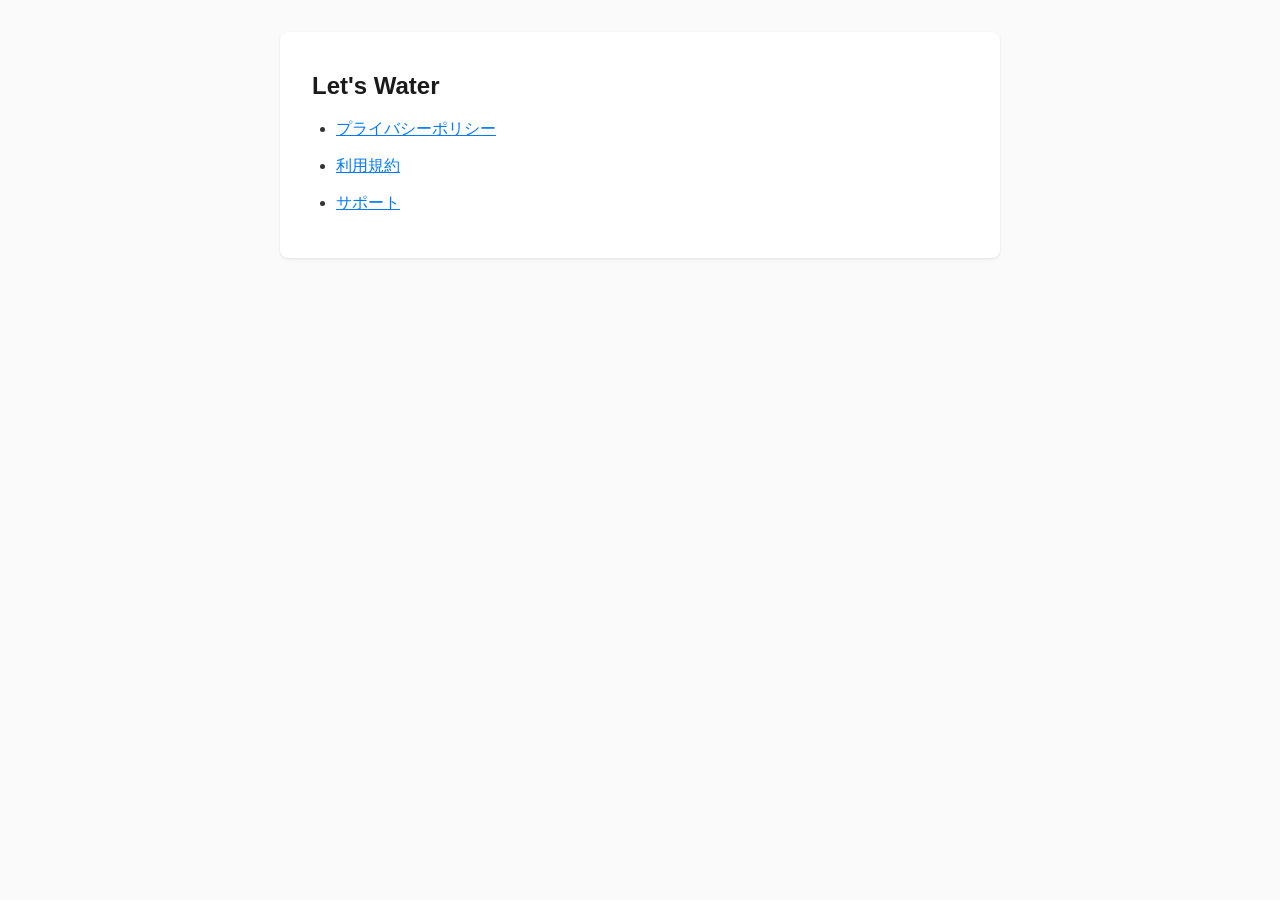
<file: index.html>
<!DOCTYPE html>
<html lang="ja">
<head>
  <meta charset="UTF-8">
  <meta name="viewport" content="width=device-width, initial-scale=1.0">
  <title>Let's Water - Legal</title>
  <link rel="stylesheet" href="style.css">
</head>
<body>
  <div class="container">
    <h1>Let's Water</h1>
    <ul>
      <li><a href="privacy-policy.html">プライバシーポリシー</a></li>
      <li><a href="terms-of-service.html">利用規約</a></li>
      <li><a href="support.html">サポート</a></li>
    </ul>
  </div>
</body>
</html>
</file>
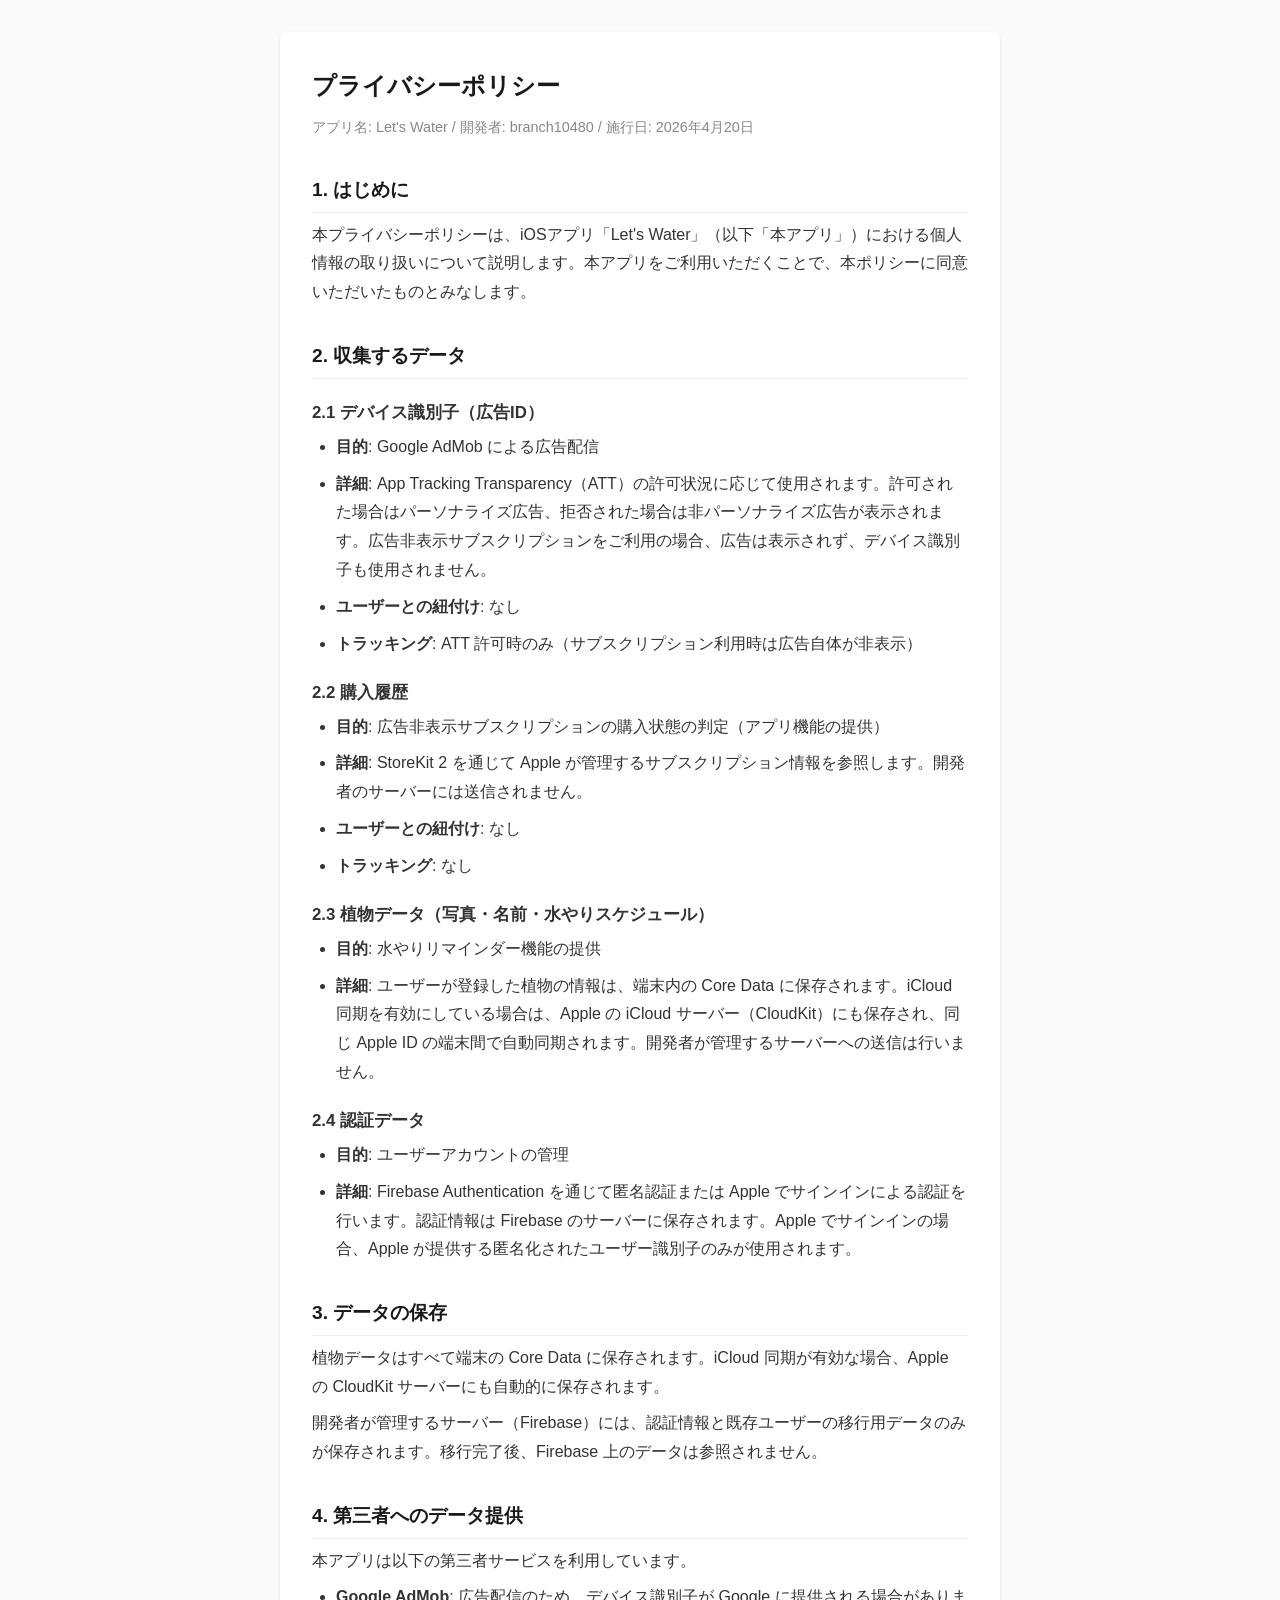
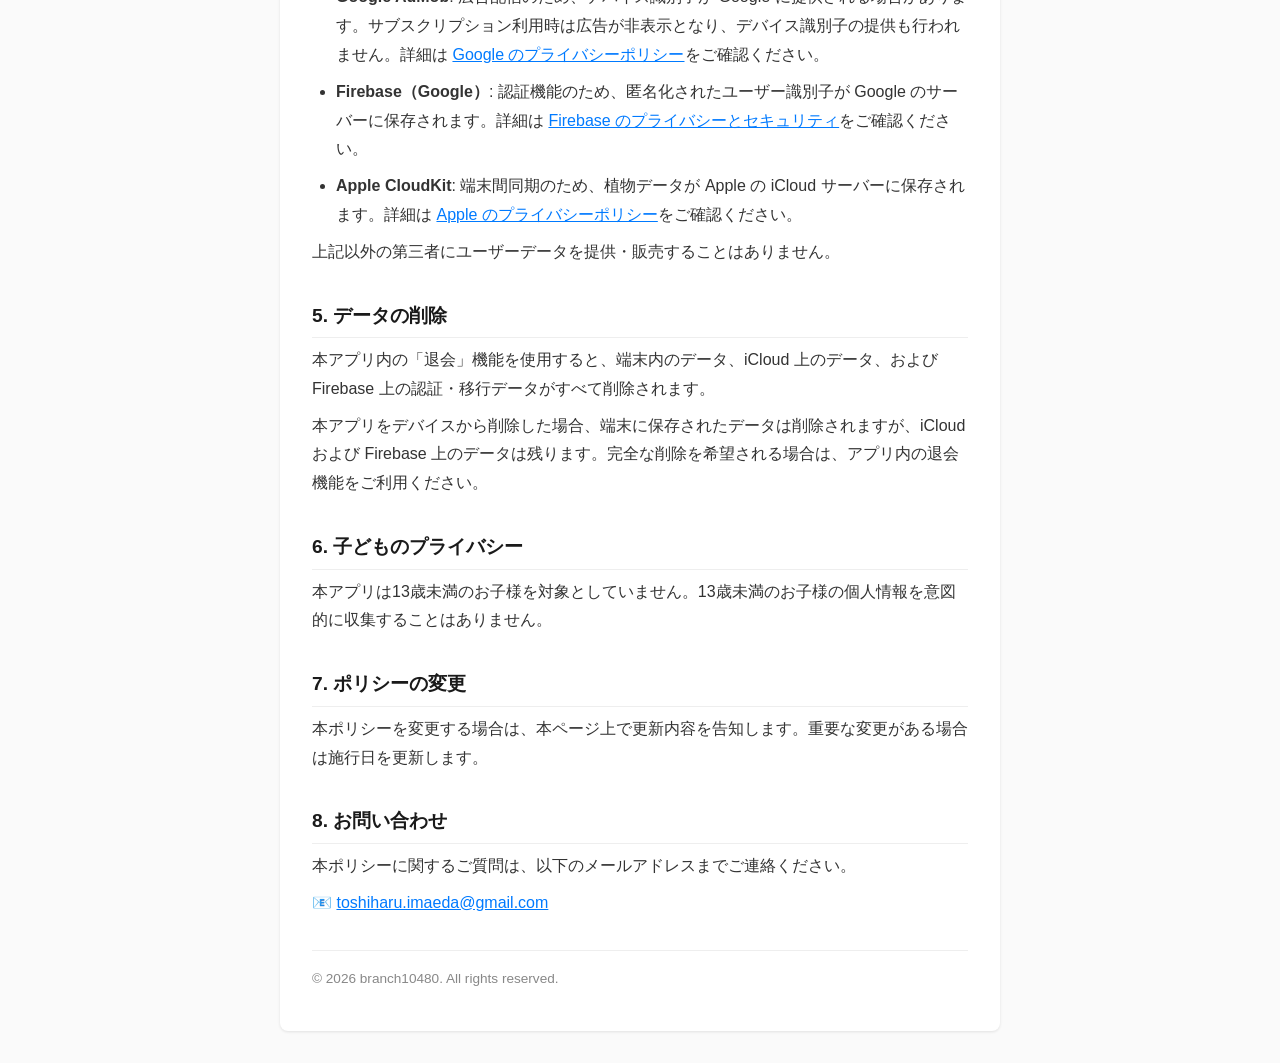
<file: privacy-policy.html>
<!DOCTYPE html>
<html lang="ja">
<head>
  <meta charset="UTF-8">
  <meta name="viewport" content="width=device-width, initial-scale=1.0">
  <title>プライバシーポリシー - Let's Water</title>
  <link rel="stylesheet" href="style.css">
</head>
<body>
  <div class="container">
    <h1>プライバシーポリシー</h1>
    <p class="meta">アプリ名: Let's Water / 開発者: branch10480 / 施行日: 2026年4月20日</p>

    <h2>1. はじめに</h2>
    <p>本プライバシーポリシーは、iOSアプリ「Let's Water」（以下「本アプリ」）における個人情報の取り扱いについて説明します。本アプリをご利用いただくことで、本ポリシーに同意いただいたものとみなします。</p>

    <h2>2. 収集するデータ</h2>

    <h3>2.1 デバイス識別子（広告ID）</h3>
    <ul>
      <li><strong>目的</strong>: Google AdMob による広告配信</li>
      <li><strong>詳細</strong>: App Tracking Transparency（ATT）の許可状況に応じて使用されます。許可された場合はパーソナライズ広告、拒否された場合は非パーソナライズ広告が表示されます。広告非表示サブスクリプションをご利用の場合、広告は表示されず、デバイス識別子も使用されません。</li>
      <li><strong>ユーザーとの紐付け</strong>: なし</li>
      <li><strong>トラッキング</strong>: ATT 許可時のみ（サブスクリプション利用時は広告自体が非表示）</li>
    </ul>

    <h3>2.2 購入履歴</h3>
    <ul>
      <li><strong>目的</strong>: 広告非表示サブスクリプションの購入状態の判定（アプリ機能の提供）</li>
      <li><strong>詳細</strong>: StoreKit 2 を通じて Apple が管理するサブスクリプション情報を参照します。開発者のサーバーには送信されません。</li>
      <li><strong>ユーザーとの紐付け</strong>: なし</li>
      <li><strong>トラッキング</strong>: なし</li>
    </ul>

    <h3>2.3 植物データ（写真・名前・水やりスケジュール）</h3>
    <ul>
      <li><strong>目的</strong>: 水やりリマインダー機能の提供</li>
      <li><strong>詳細</strong>: ユーザーが登録した植物の情報は、端末内の Core Data に保存されます。iCloud 同期を有効にしている場合は、Apple の iCloud サーバー（CloudKit）にも保存され、同じ Apple ID の端末間で自動同期されます。開発者が管理するサーバーへの送信は行いません。</li>
    </ul>

    <h3>2.4 認証データ</h3>
    <ul>
      <li><strong>目的</strong>: ユーザーアカウントの管理</li>
      <li><strong>詳細</strong>: Firebase Authentication を通じて匿名認証または Apple でサインインによる認証を行います。認証情報は Firebase のサーバーに保存されます。Apple でサインインの場合、Apple が提供する匿名化されたユーザー識別子のみが使用されます。</li>
    </ul>

    <h2>3. データの保存</h2>
    <p>植物データはすべて端末の Core Data に保存されます。iCloud 同期が有効な場合、Apple の CloudKit サーバーにも自動的に保存されます。</p>
    <p>開発者が管理するサーバー（Firebase）には、認証情報と既存ユーザーの移行用データのみが保存されます。移行完了後、Firebase 上のデータは参照されません。</p>

    <h2>4. 第三者へのデータ提供</h2>
    <p>本アプリは以下の第三者サービスを利用しています。</p>
    <ul>
      <li><strong>Google AdMob</strong>: 広告配信のため、デバイス識別子が Google に提供される場合があります。サブスクリプション利用時は広告が非表示となり、デバイス識別子の提供も行われません。詳細は <a href="https://policies.google.com/privacy" target="_blank" rel="noopener">Google のプライバシーポリシー</a>をご確認ください。</li>
      <li><strong>Firebase（Google）</strong>: 認証機能のため、匿名化されたユーザー識別子が Google のサーバーに保存されます。詳細は <a href="https://firebase.google.com/support/privacy" target="_blank" rel="noopener">Firebase のプライバシーとセキュリティ</a>をご確認ください。</li>
      <li><strong>Apple CloudKit</strong>: 端末間同期のため、植物データが Apple の iCloud サーバーに保存されます。詳細は <a href="https://www.apple.com/legal/privacy/" target="_blank" rel="noopener">Apple のプライバシーポリシー</a>をご確認ください。</li>
    </ul>
    <p>上記以外の第三者にユーザーデータを提供・販売することはありません。</p>

    <h2>5. データの削除</h2>
    <p>本アプリ内の「退会」機能を使用すると、端末内のデータ、iCloud 上のデータ、および Firebase 上の認証・移行データがすべて削除されます。</p>
    <p>本アプリをデバイスから削除した場合、端末に保存されたデータは削除されますが、iCloud および Firebase 上のデータは残ります。完全な削除を希望される場合は、アプリ内の退会機能をご利用ください。</p>

    <h2>6. 子どものプライバシー</h2>
    <p>本アプリは13歳未満のお子様を対象としていません。13歳未満のお子様の個人情報を意図的に収集することはありません。</p>

    <h2>7. ポリシーの変更</h2>
    <p>本ポリシーを変更する場合は、本ページ上で更新内容を告知します。重要な変更がある場合は施行日を更新します。</p>

    <h2>8. お問い合わせ</h2>
    <p>本ポリシーに関するご質問は、以下のメールアドレスまでご連絡ください。</p>
    <p>📧 <a href="mailto:toshiharu.imaeda@gmail.com">toshiharu.imaeda@gmail.com</a></p>

    <footer>
      <p>&copy; 2026 branch10480. All rights reserved.</p>
    </footer>
  </div>
</body>
</html>
</file>
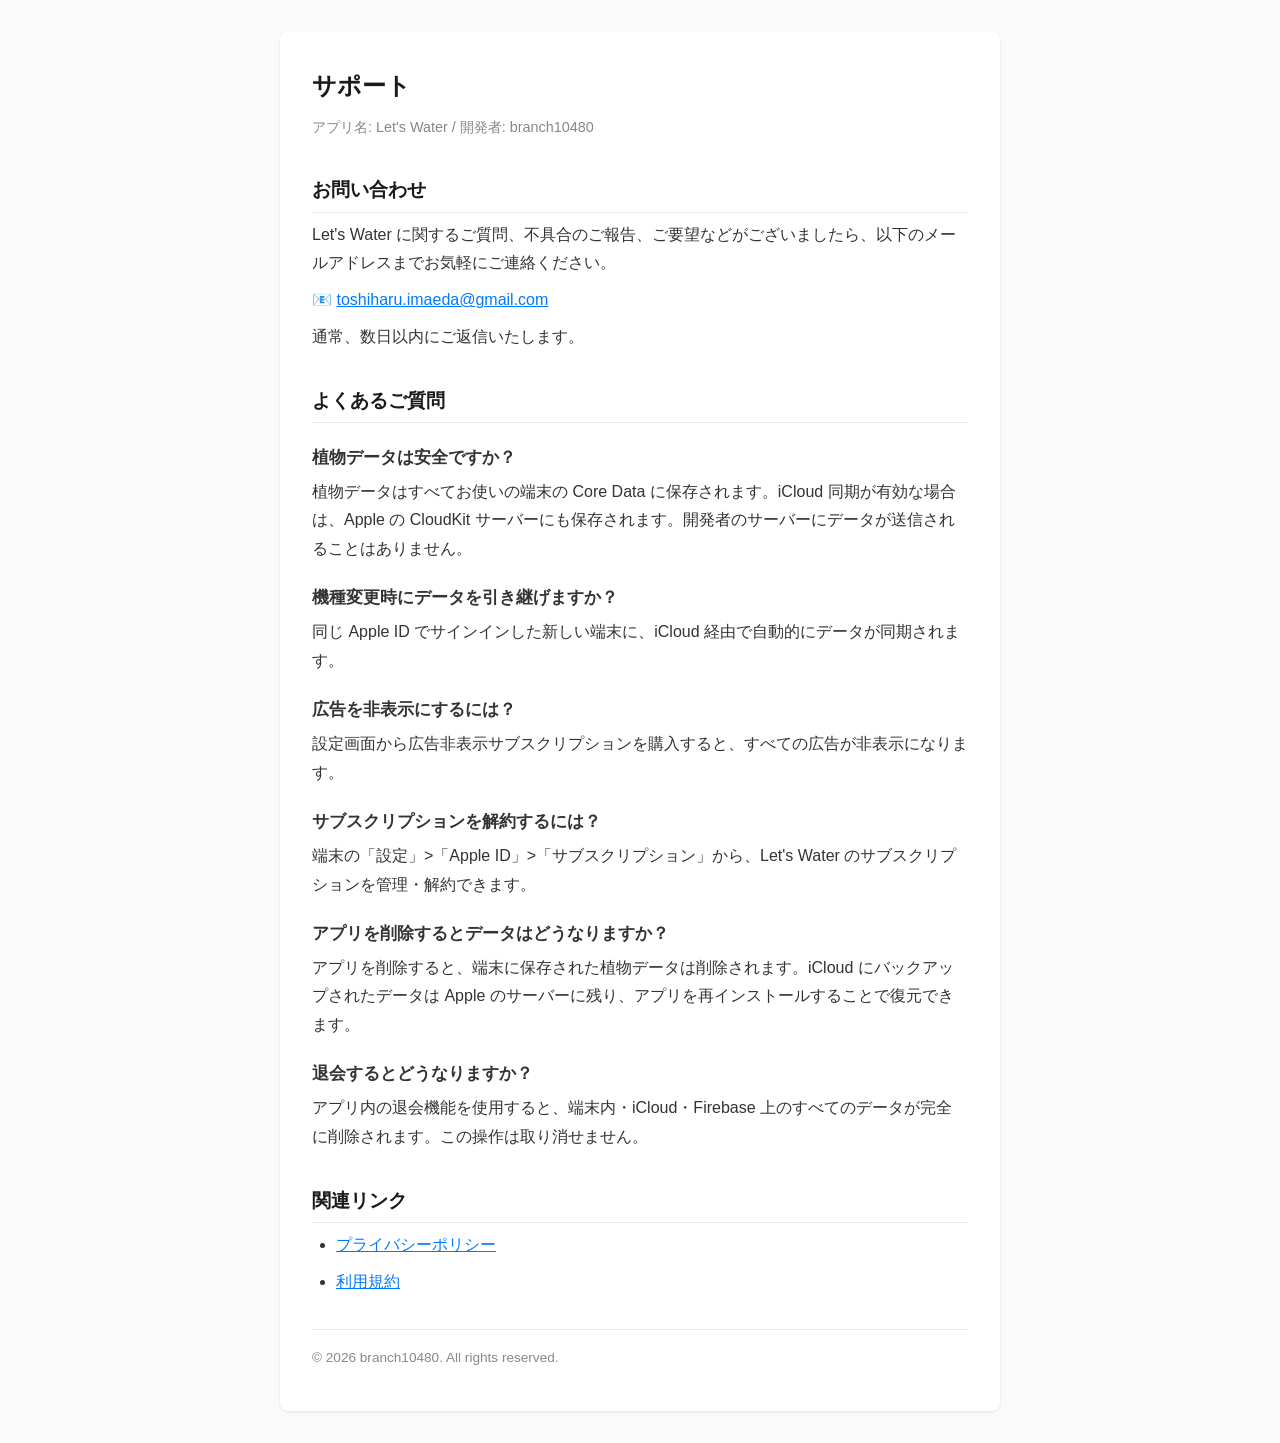
<file: support.html>
<!DOCTYPE html>
<html lang="ja">
<head>
  <meta charset="UTF-8">
  <meta name="viewport" content="width=device-width, initial-scale=1.0">
  <title>サポート - Let's Water</title>
  <link rel="stylesheet" href="style.css">
</head>
<body>
  <div class="container">
    <h1>サポート</h1>
    <p class="meta">アプリ名: Let's Water / 開発者: branch10480</p>

    <h2>お問い合わせ</h2>
    <p>Let's Water に関するご質問、不具合のご報告、ご要望などがございましたら、以下のメールアドレスまでお気軽にご連絡ください。</p>
    <p>📧 <a href="mailto:toshiharu.imaeda@gmail.com">toshiharu.imaeda@gmail.com</a></p>
    <p>通常、数日以内にご返信いたします。</p>

    <h2>よくあるご質問</h2>

    <h3>植物データは安全ですか？</h3>
    <p>植物データはすべてお使いの端末の Core Data に保存されます。iCloud 同期が有効な場合は、Apple の CloudKit サーバーにも保存されます。開発者のサーバーにデータが送信されることはありません。</p>

    <h3>機種変更時にデータを引き継げますか？</h3>
    <p>同じ Apple ID でサインインした新しい端末に、iCloud 経由で自動的にデータが同期されます。</p>

    <h3>広告を非表示にするには？</h3>
    <p>設定画面から広告非表示サブスクリプションを購入すると、すべての広告が非表示になります。</p>

    <h3>サブスクリプションを解約するには？</h3>
    <p>端末の「設定」>「Apple ID」>「サブスクリプション」から、Let's Water のサブスクリプションを管理・解約できます。</p>

    <h3>アプリを削除するとデータはどうなりますか？</h3>
    <p>アプリを削除すると、端末に保存された植物データは削除されます。iCloud にバックアップされたデータは Apple のサーバーに残り、アプリを再インストールすることで復元できます。</p>

    <h3>退会するとどうなりますか？</h3>
    <p>アプリ内の退会機能を使用すると、端末内・iCloud・Firebase 上のすべてのデータが完全に削除されます。この操作は取り消せません。</p>

    <h2>関連リンク</h2>
    <ul>
      <li><a href="privacy-policy.html">プライバシーポリシー</a></li>
      <li><a href="terms-of-service.html">利用規約</a></li>
    </ul>

    <footer>
      <p>&copy; 2026 branch10480. All rights reserved.</p>
    </footer>
  </div>
</body>
</html>
</file>
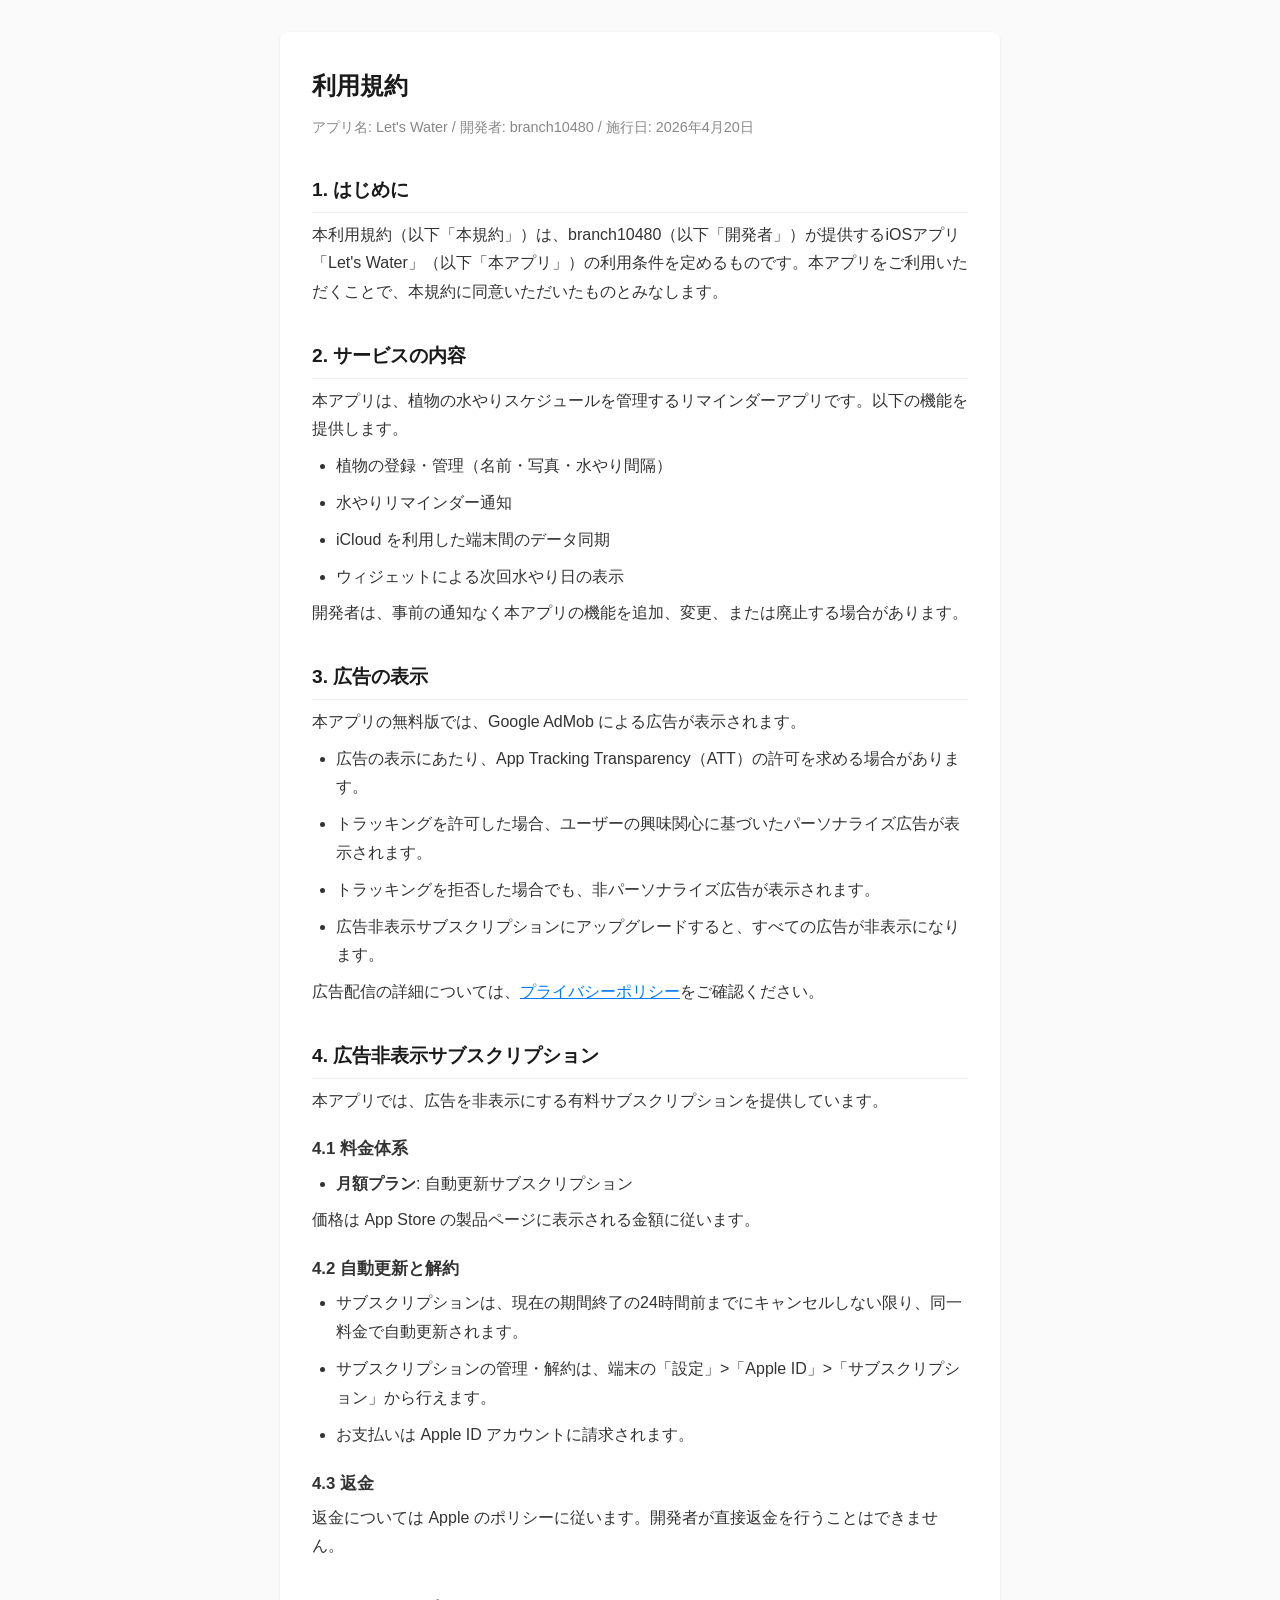
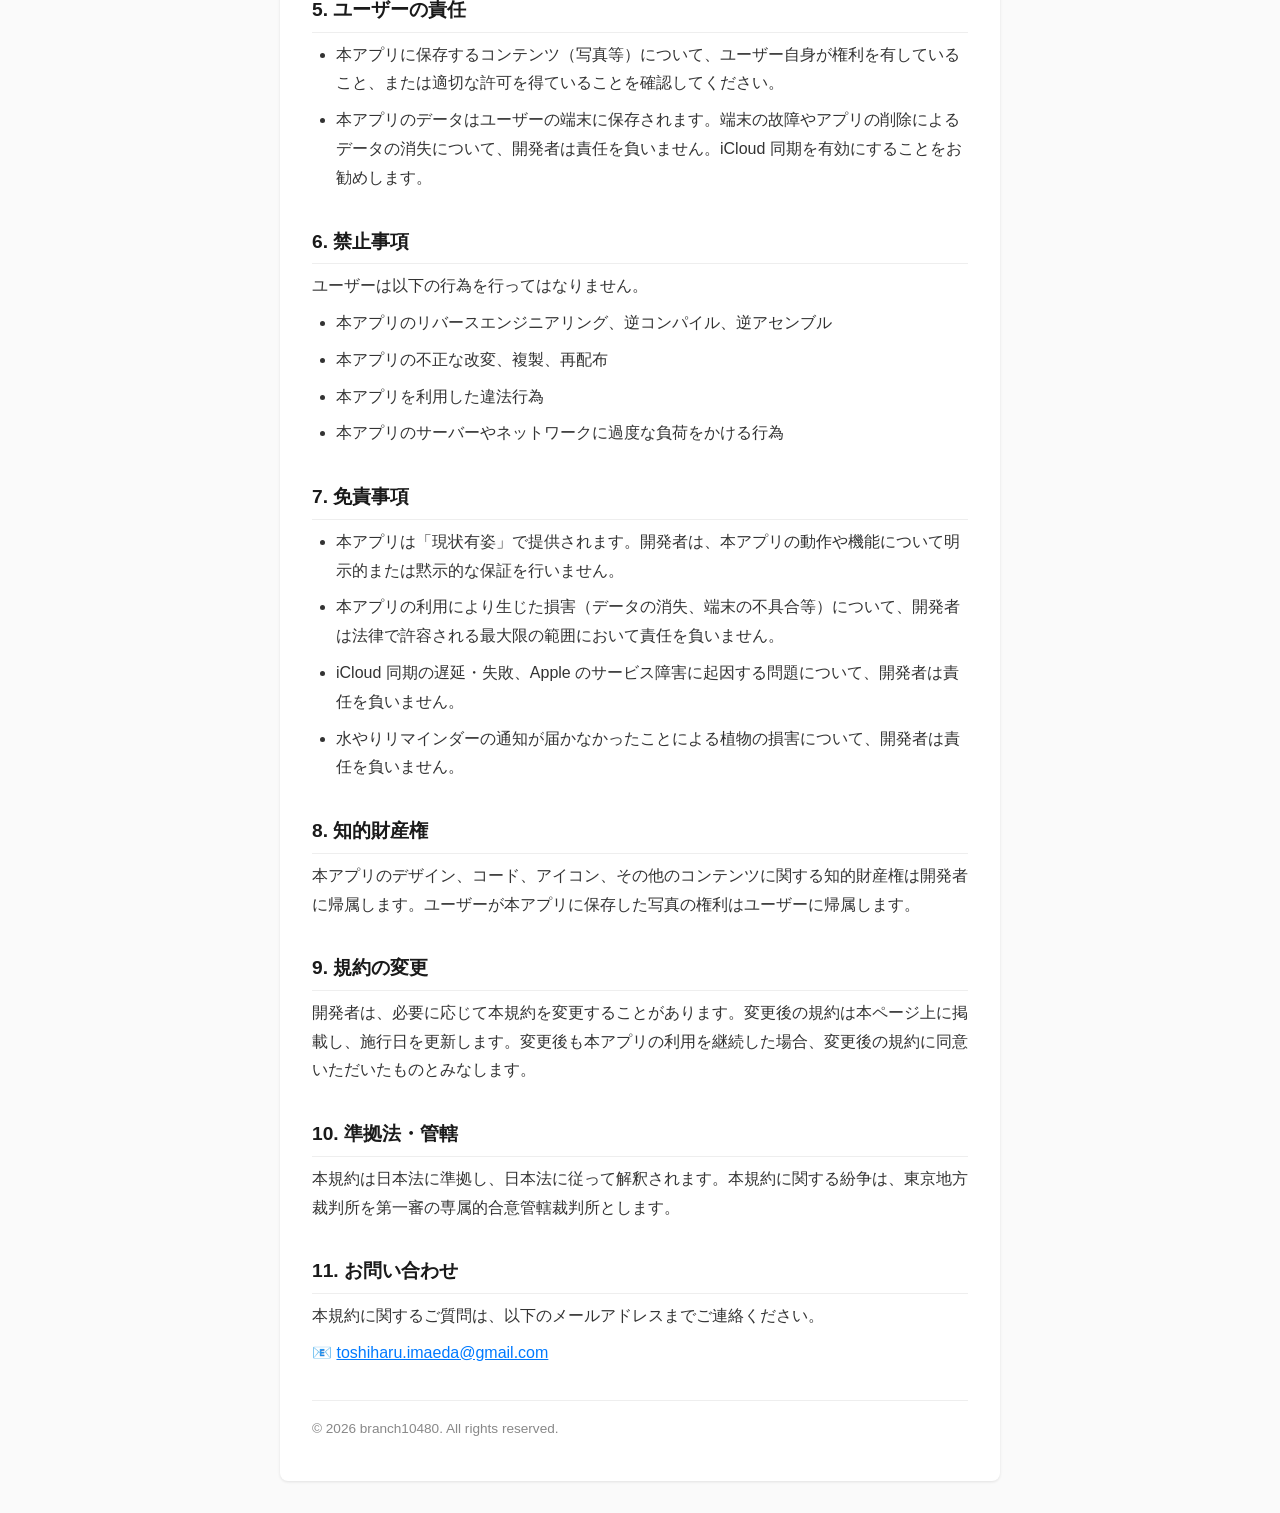
<file: terms-of-service.html>
<!DOCTYPE html>
<html lang="ja">
<head>
  <meta charset="UTF-8">
  <meta name="viewport" content="width=device-width, initial-scale=1.0">
  <title>利用規約 - Let's Water</title>
  <link rel="stylesheet" href="style.css">
</head>
<body>
  <div class="container">
    <h1>利用規約</h1>
    <p class="meta">アプリ名: Let's Water / 開発者: branch10480 / 施行日: 2026年4月20日</p>

    <h2>1. はじめに</h2>
    <p>本利用規約（以下「本規約」）は、branch10480（以下「開発者」）が提供するiOSアプリ「Let's Water」（以下「本アプリ」）の利用条件を定めるものです。本アプリをご利用いただくことで、本規約に同意いただいたものとみなします。</p>

    <h2>2. サービスの内容</h2>
    <p>本アプリは、植物の水やりスケジュールを管理するリマインダーアプリです。以下の機能を提供します。</p>
    <ul>
      <li>植物の登録・管理（名前・写真・水やり間隔）</li>
      <li>水やりリマインダー通知</li>
      <li>iCloud を利用した端末間のデータ同期</li>
      <li>ウィジェットによる次回水やり日の表示</li>
    </ul>
    <p>開発者は、事前の通知なく本アプリの機能を追加、変更、または廃止する場合があります。</p>

    <h2>3. 広告の表示</h2>
    <p>本アプリの無料版では、Google AdMob による広告が表示されます。</p>
    <ul>
      <li>広告の表示にあたり、App Tracking Transparency（ATT）の許可を求める場合があります。</li>
      <li>トラッキングを許可した場合、ユーザーの興味関心に基づいたパーソナライズ広告が表示されます。</li>
      <li>トラッキングを拒否した場合でも、非パーソナライズ広告が表示されます。</li>
      <li>広告非表示サブスクリプションにアップグレードすると、すべての広告が非表示になります。</li>
    </ul>
    <p>広告配信の詳細については、<a href="privacy-policy.html">プライバシーポリシー</a>をご確認ください。</p>

    <h2>4. 広告非表示サブスクリプション</h2>
    <p>本アプリでは、広告を非表示にする有料サブスクリプションを提供しています。</p>

    <h3>4.1 料金体系</h3>
    <ul>
      <li><strong>月額プラン</strong>: 自動更新サブスクリプション</li>
    </ul>
    <p>価格は App Store の製品ページに表示される金額に従います。</p>

    <h3>4.2 自動更新と解約</h3>
    <ul>
      <li>サブスクリプションは、現在の期間終了の24時間前までにキャンセルしない限り、同一料金で自動更新されます。</li>
      <li>サブスクリプションの管理・解約は、端末の「設定」>「Apple ID」>「サブスクリプション」から行えます。</li>
      <li>お支払いは Apple ID アカウントに請求されます。</li>
    </ul>

    <h3>4.3 返金</h3>
    <p>返金については Apple のポリシーに従います。開発者が直接返金を行うことはできません。</p>

    <h2>5. ユーザーの責任</h2>
    <ul>
      <li>本アプリに保存するコンテンツ（写真等）について、ユーザー自身が権利を有していること、または適切な許可を得ていることを確認してください。</li>
      <li>本アプリのデータはユーザーの端末に保存されます。端末の故障やアプリの削除によるデータの消失について、開発者は責任を負いません。iCloud 同期を有効にすることをお勧めします。</li>
    </ul>

    <h2>6. 禁止事項</h2>
    <p>ユーザーは以下の行為を行ってはなりません。</p>
    <ul>
      <li>本アプリのリバースエンジニアリング、逆コンパイル、逆アセンブル</li>
      <li>本アプリの不正な改変、複製、再配布</li>
      <li>本アプリを利用した違法行為</li>
      <li>本アプリのサーバーやネットワークに過度な負荷をかける行為</li>
    </ul>

    <h2>7. 免責事項</h2>
    <ul>
      <li>本アプリは「現状有姿」で提供されます。開発者は、本アプリの動作や機能について明示的または黙示的な保証を行いません。</li>
      <li>本アプリの利用により生じた損害（データの消失、端末の不具合等）について、開発者は法律で許容される最大限の範囲において責任を負いません。</li>
      <li>iCloud 同期の遅延・失敗、Apple のサービス障害に起因する問題について、開発者は責任を負いません。</li>
      <li>水やりリマインダーの通知が届かなかったことによる植物の損害について、開発者は責任を負いません。</li>
    </ul>

    <h2>8. 知的財産権</h2>
    <p>本アプリのデザイン、コード、アイコン、その他のコンテンツに関する知的財産権は開発者に帰属します。ユーザーが本アプリに保存した写真の権利はユーザーに帰属します。</p>

    <h2>9. 規約の変更</h2>
    <p>開発者は、必要に応じて本規約を変更することがあります。変更後の規約は本ページ上に掲載し、施行日を更新します。変更後も本アプリの利用を継続した場合、変更後の規約に同意いただいたものとみなします。</p>

    <h2>10. 準拠法・管轄</h2>
    <p>本規約は日本法に準拠し、日本法に従って解釈されます。本規約に関する紛争は、東京地方裁判所を第一審の専属的合意管轄裁判所とします。</p>

    <h2>11. お問い合わせ</h2>
    <p>本規約に関するご質問は、以下のメールアドレスまでご連絡ください。</p>
    <p>📧 <a href="mailto:toshiharu.imaeda@gmail.com">toshiharu.imaeda@gmail.com</a></p>

    <footer>
      <p>&copy; 2026 branch10480. All rights reserved.</p>
    </footer>
  </div>
</body>
</html>
</file>
<file: style.css>
* {
  margin: 0;
  padding: 0;
  box-sizing: border-box;
}

body {
  font-family: -apple-system, BlinkMacSystemFont, "Hiragino Sans", "Hiragino Kaku Gothic ProN", Meiryo, sans-serif;
  line-height: 1.8;
  color: #333;
  background-color: #fafafa;
  padding: 2rem 1rem;
}

.container {
  max-width: 720px;
  margin: 0 auto;
  background: #fff;
  padding: 2rem;
  border-radius: 8px;
  box-shadow: 0 1px 3px rgba(0, 0, 0, 0.1);
}

h1 {
  font-size: 1.5rem;
  margin-bottom: 0.5rem;
  color: #1a1a1a;
}

h2 {
  font-size: 1.2rem;
  margin-top: 2rem;
  margin-bottom: 0.5rem;
  color: #1a1a1a;
  border-bottom: 1px solid #eee;
  padding-bottom: 0.25rem;
}

h3 {
  font-size: 1.05rem;
  margin-top: 1.2rem;
  margin-bottom: 0.3rem;
  color: #333;
}

p, li {
  margin-bottom: 0.5rem;
}

ul {
  padding-left: 1.5rem;
}

.meta {
  color: #888;
  font-size: 0.9rem;
  margin-bottom: 1.5rem;
}

a {
  color: #007aff;
}

footer {
  margin-top: 2rem;
  padding-top: 1rem;
  border-top: 1px solid #eee;
  font-size: 0.85rem;
  color: #888;
}
</file>
